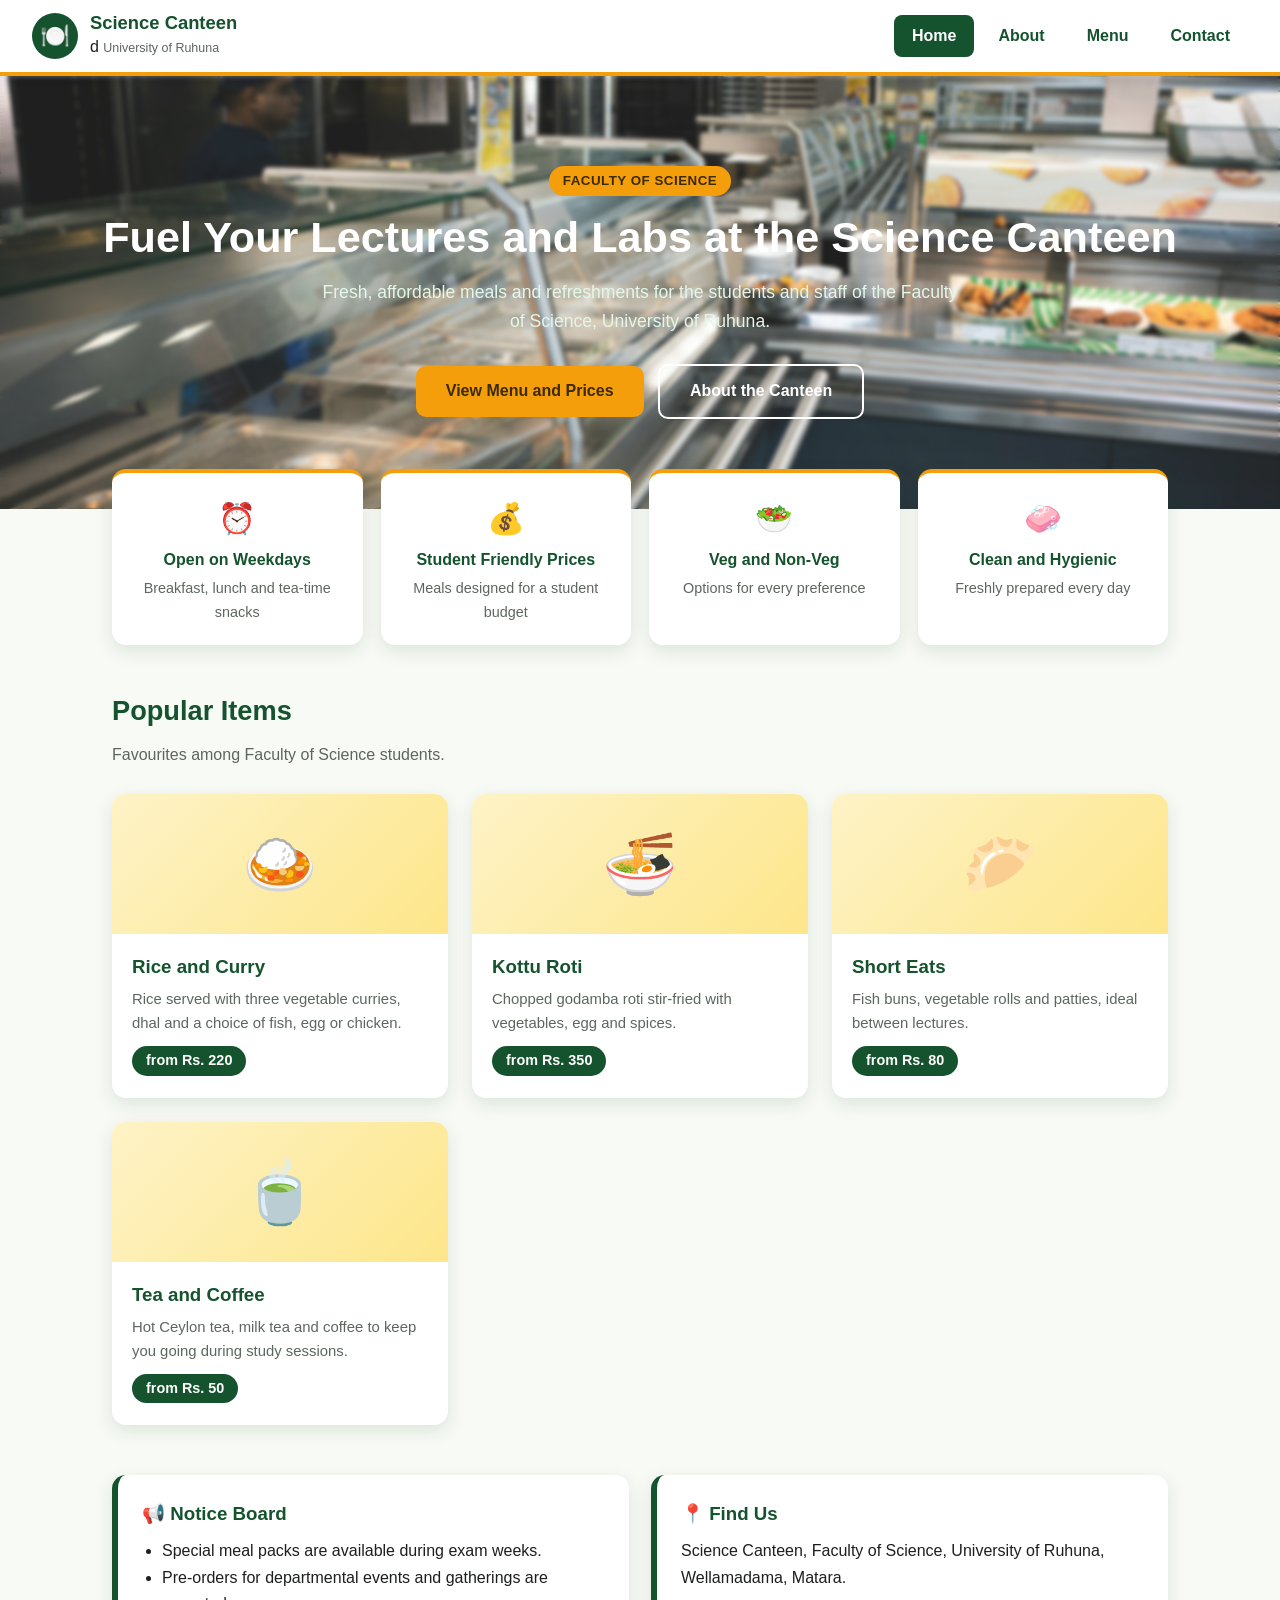
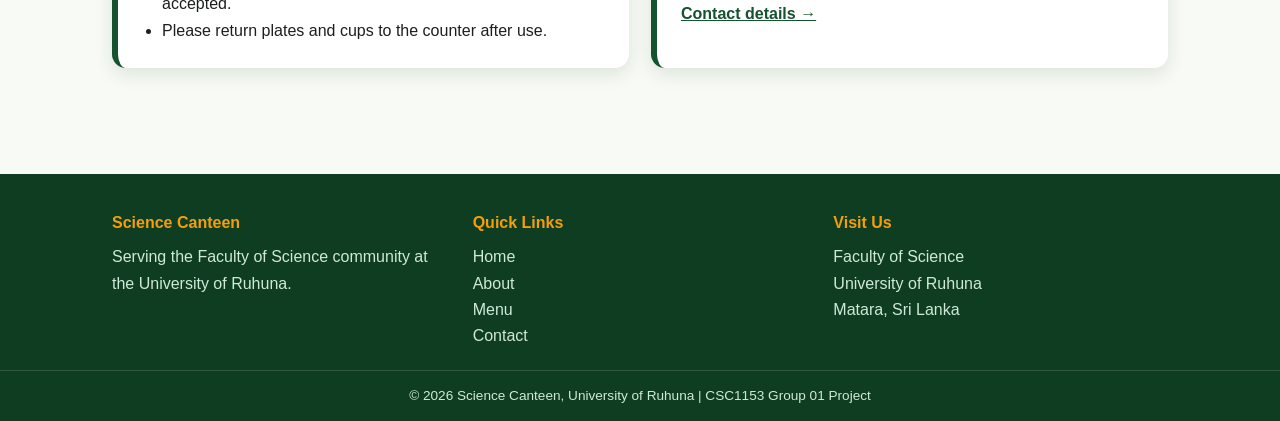
<file: index.html>
<!DOCTYPE html>
<html lang="en">
<head>
    <meta charset="UTF-8">
    <meta name="viewport"
          content="width=device-width, initial-scale=1.0">

    <title>University Canteen</title>

    <link rel="stylesheet" href="css/styles.css">
</head>
<body>
    <header>
    <a href="index.html" class="brand">
      <div class="brand-icon">🍽️</div>
      <div class="brand-text">
        <strong>Science Canteen</strong> d
        <span>University of Ruhuna</span>
      </div>
    </a>
    <nav>
      <ul>
        <li><a href="index.html" class="active">Home</a></li>
        <li><a href="about.html">About</a></li>
        <li><a href="menu.html">Menu</a></li>
        <li><a href="contact.html">Contact</a></li>
      </ul>
    </nav>
  </header>
  <section class="hero" img src="images/canteen.jpg" alt="Canteen Image" class="hero-image"> 
    <small>FACULTY OF SCIENCE</small>
    <h1>Fuel Your Lectures and Labs at the Science Canteen</h1>
    <p>Fresh, affordable meals and refreshments for the students and staff of the Faculty of Science, University of Ruhuna.</p>
    <a href="menu.html" class="btn">View Menu and Prices</a>
    <a href="about.html" class="btn btn-outline">About the Canteen</a>
  </section>

  <section class="facts">
    <div class="fact">
      <div class="icon">⏰</div>
      <h3>Open on Weekdays</h3>
      <p>Breakfast, lunch and tea-time snacks</p>
    </div>
    <div class="fact">
      <div class="icon">💰</div>
      <h3>Student Friendly Prices</h3>
      <p>Meals designed for a student budget</p>
    </div>
    <div class="fact">
      <div class="icon">🥗</div>
      <h3>Veg and Non-Veg</h3>
      <p>Options for every preference</p>
    </div>
    <div class="fact">
      <div class="icon">🧼</div>
      <h3>Clean and Hygienic</h3>
      <p>Freshly prepared every day</p>
    </div>
  </section>


    <main class="container">
    <h2 class="section-title">Popular Items</h2>
    <p class="section-sub">Favourites among Faculty of Science students.</p>

    <div class="grid">
      <div class="card">
        <div class="card-img">🍛</div>
        <div class="card-body">
          <h3>Rice and Curry</h3>
          <p>Rice served with three vegetable curries, dhal and a choice of fish, egg or chicken.</p>
          <span class="price">from Rs. 220</span>
        </div>
      </div>
      <div class="card">
        <div class="card-img">🍜</div>
        <div class="card-body">
          <h3>Kottu Roti</h3>
          <p>Chopped godamba roti stir-fried with vegetables, egg and spices.</p>
          <span class="price">from Rs. 350</span>
        </div>
      </div>
      <div class="card">
        <div class="card-img">🥟</div>
        <div class="card-body">
          <h3>Short Eats</h3>
          <p>Fish buns, vegetable rolls and patties, ideal between lectures.</p>
          <span class="price">from Rs. 80</span>
        </div>
      </div>
      <div class="card">
        <div class="card-img">🍵</div>
        <div class="card-body">
          <h3>Tea and Coffee</h3>
          <p>Hot Ceylon tea, milk tea and coffee to keep you going during study sessions.</p>
          <span class="price">from Rs. 50</span>
        </div>
      </div>
    </div>

    <div class="two-col" style="margin-top: 50px;">
      <div class="info-box">
        <h3>📢 Notice Board</h3>
        <ul>
          <li>Special meal packs are available during exam weeks.</li>
          <li>Pre-orders for departmental events and gatherings are accepted.</li>
          <li>Please return plates and cups to the counter after use.</li>
        </ul>
      </div>
      <div class="info-box">
        <h3>📍 Find Us</h3>
        <p>Science Canteen, Faculty of Science, University of Ruhuna, Wellamadama, Matara.</p>
        <p style="margin-top: 10px;"><a href="contact.html" style="color: var(--green); font-weight: 600;">Contact details &rarr;</a></p>
      </div>
    </div>
  </main>

  <footer>
    <div class="footer-inner">
      <div>
        <h4>Science Canteen</h4>
        <p>Serving the Faculty of Science community at the University of Ruhuna.</p>
      </div>
      <div>
        <h4>Quick Links</h4>
        <ul>
          <li><a href="index.html">Home</a></li>
          <li><a href="about.html">About</a></li>
          <li><a href="menu.html">Menu</a></li>
          <li><a href="contact.html">Contact</a></li>
        </ul>
      </div>
      <div>
        <h4>Visit Us</h4>
        <p>Faculty of Science<br>University of Ruhuna<br>Matara, Sri Lanka</p>
      </div>
    </div>
    <div class="copyright">&copy; 2026 Science Canteen, University of Ruhuna | CSC1153 Group 01 Project</div>
  </footer>

</body>
</html>
</file>
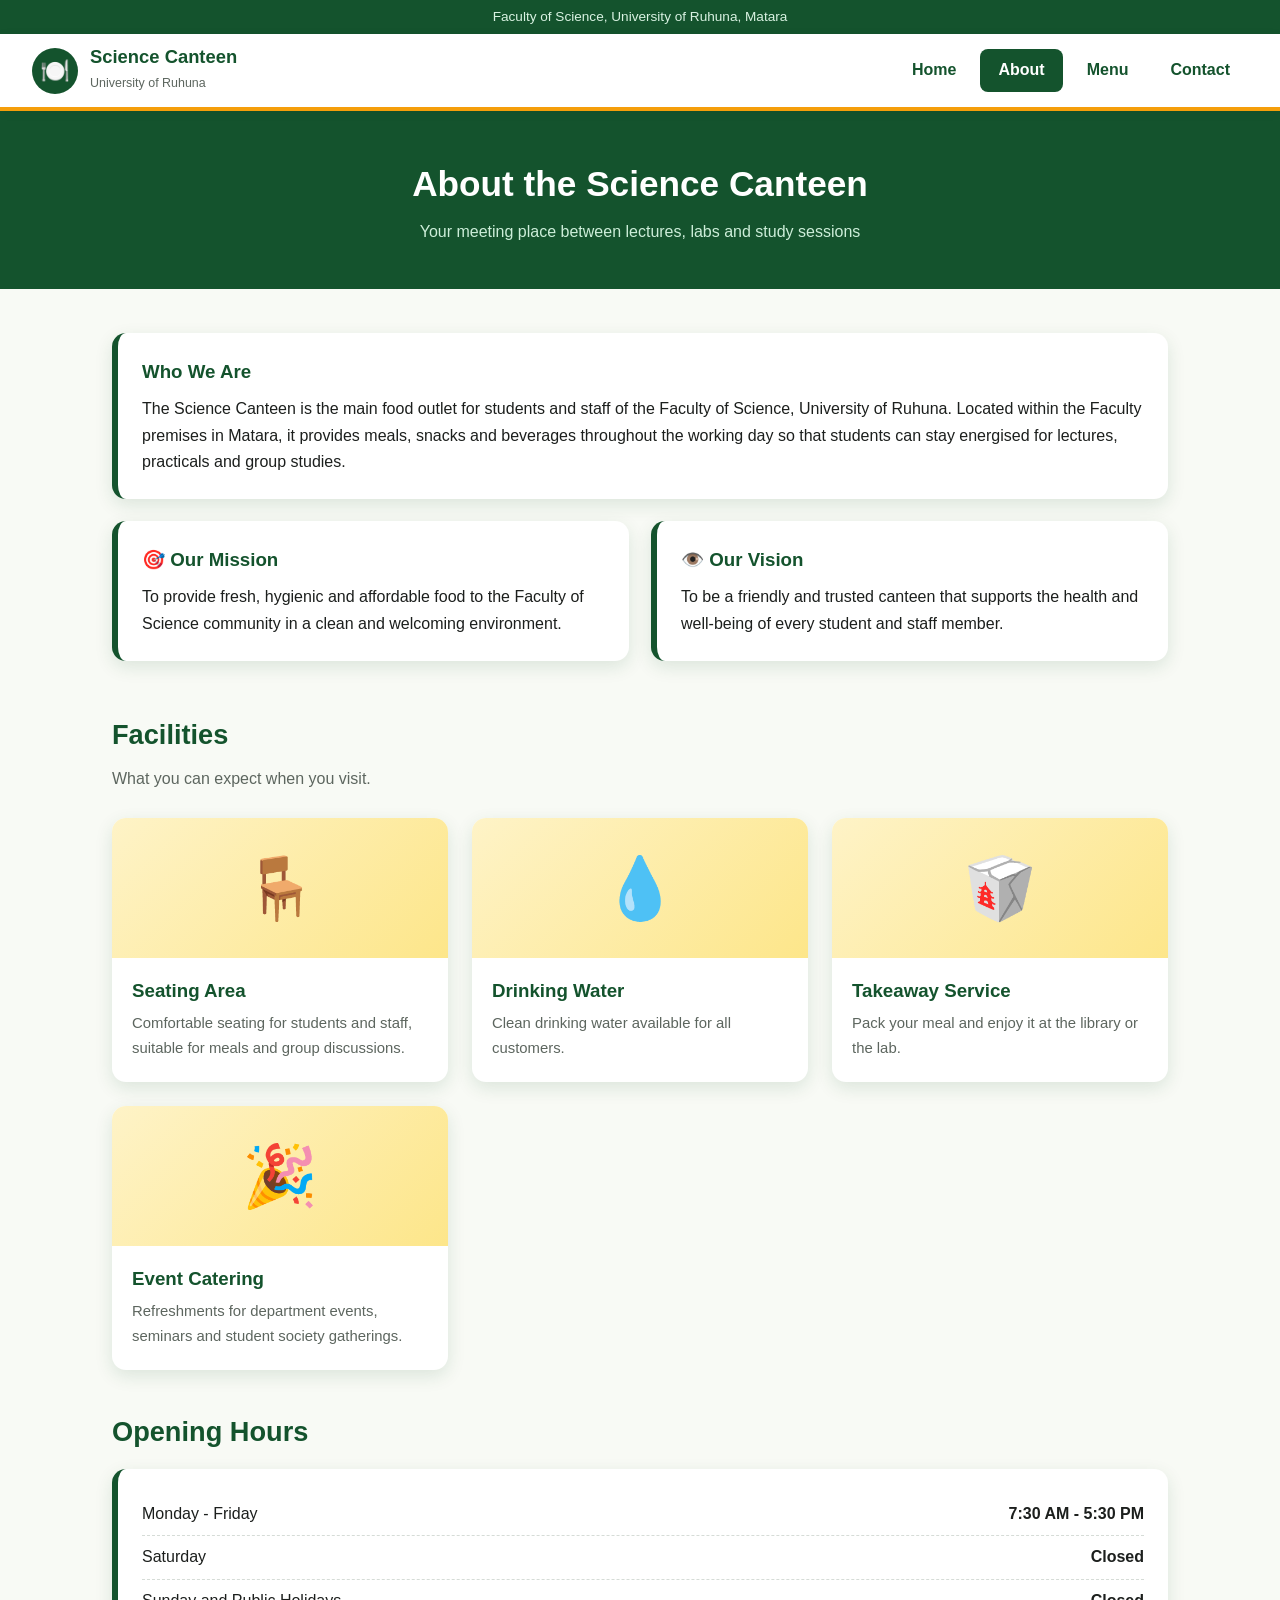
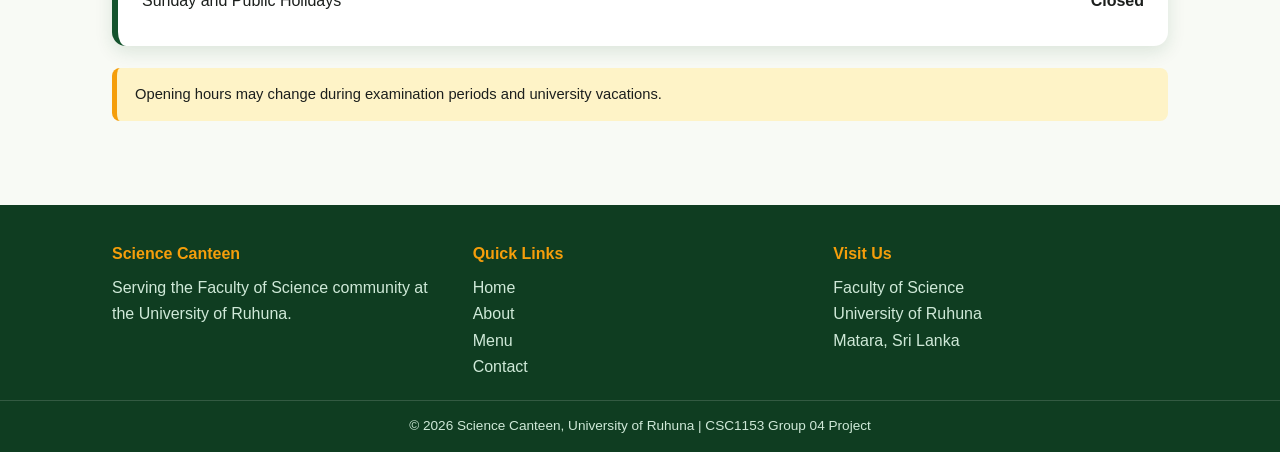
<file: about.html>
<!DOCTYPE html>
<html lang="en">
<head>
  <meta charset="UTF-8">
  <meta name="viewport" content="width=device-width, initial-scale=1.0">
  <title>About | Science Canteen - University of Ruhuna</title>
  <link rel="stylesheet" href="css/styles.css">
</head>
<body>

  <div class="top-strip">Faculty of Science, University of Ruhuna, Matara</div>

  <header>
    <a href="index.html" class="brand">
      <div class="brand-icon">🍽️</div>
      <div class="brand-text">
        <strong>Science Canteen</strong>
        <span>University of Ruhuna</span>
      </div>
    </a>
    <nav>
      <ul>
        <li><a href="index.html">Home</a></li>
        <li><a href="about.html" class="active">About</a></li>
        <li><a href="menu.html">Menu</a></li>
        <li><a href="contact.html">Contact</a></li>
      </ul>
    </nav>
  </header>

  <section class="page-banner page-banner-about">
    <h1>About the Science Canteen</h1>
    <p>Your meeting place between lectures, labs and study sessions</p>
  </section>

  <main class="container">

    <div class="info-box">
      <h3>Who We Are</h3>
      <p>The Science Canteen is the main food outlet for students and staff of the Faculty of Science, University of Ruhuna. Located within the Faculty premises in Matara, it provides meals, snacks and beverages throughout the working day so that students can stay energised for lectures, practicals and group studies.</p>
    </div>

    <div class="two-col">
      <div class="info-box">
        <h3>🎯 Our Mission</h3>
        <p>To provide fresh, hygienic and affordable food to the Faculty of Science community in a clean and welcoming environment.</p>
      </div>
      <div class="info-box">
        <h3>👁️ Our Vision</h3>
        <p>To be a friendly and trusted canteen that supports the health and well-being of every student and staff member.</p>
      </div>
    </div>

    <h2 class="section-title" style="margin-top: 30px;">Facilities</h2>
    <p class="section-sub">What you can expect when you visit.</p>

    <div class="grid">
      <div class="card">
        <div class="card-img">🪑</div>
        <div class="card-body">
          <h3>Seating Area</h3>
          <p>Comfortable seating for students and staff, suitable for meals and group discussions.</p>
        </div>
      </div>
      <div class="card">
        <div class="card-img">💧</div>
        <div class="card-body">
          <h3>Drinking Water</h3>
          <p>Clean drinking water available for all customers.</p>
        </div>
      </div>
      <div class="card">
        <div class="card-img">🥡</div>
        <div class="card-body">
          <h3>Takeaway Service</h3>
          <p>Pack your meal and enjoy it at the library or the lab.</p>
        </div>
      </div>
      <div class="card">
        <div class="card-img">🎉</div>
        <div class="card-body">
          <h3>Event Catering</h3>
          <p>Refreshments for department events, seminars and student society gatherings.</p>
        </div>
      </div>
    </div>

    <h2 class="section-title" style="margin-top: 40px;">Opening Hours</h2>
    <div class="info-box" style="margin-top: 14px;">
      <div class="hours-row"><span>Monday - Friday</span><strong>7:30 AM - 5:30 PM</strong></div>
      <div class="hours-row"><span>Saturday</span><strong>Closed</strong></div>
      <div class="hours-row"><span>Sunday and Public Holidays</span><strong>Closed</strong></div>
    </div>
    <p class="note">Opening hours may change during examination periods and university vacations.</p>

  </main>

  <footer>
    <div class="footer-inner">
      <div>
        <h4>Science Canteen</h4>
        <p>Serving the Faculty of Science community at the University of Ruhuna.</p>
      </div>
      <div>
        <h4>Quick Links</h4>
        <ul>
          <li><a href="index.html">Home</a></li>
          <li><a href="about.html">About</a></li>
          <li><a href="menu/menu.html">Menu</a></li>
          <li><a href="contact.html">Contact</a></li>
        </ul>
      </div>
      <div>
        <h4>Visit Us</h4>
        <p>Faculty of Science<br>University of Ruhuna<br>Matara, Sri Lanka</p>
      </div>
    </div>
    <div class="copyright">&copy; 2026 Science Canteen, University of Ruhuna | CSC1153 Group 04 Project</div>
  </footer>

</body>
</html>
</file>
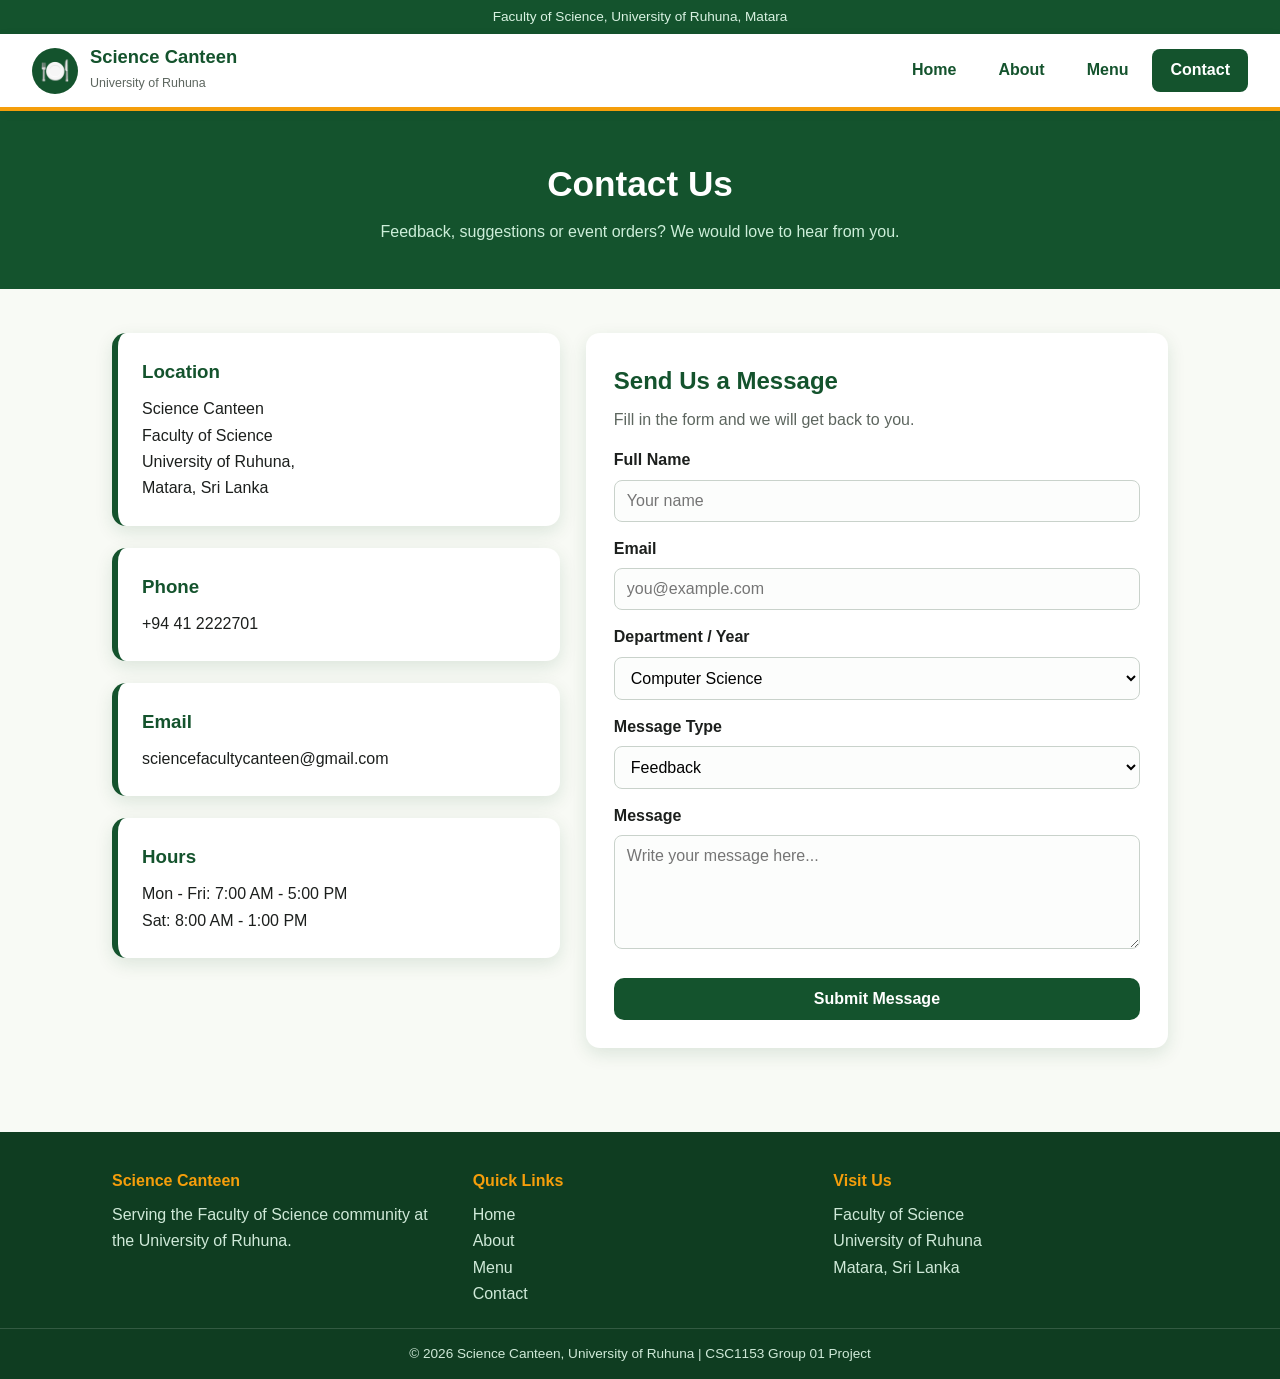
<file: contact.html>
<!DOCTYPE html>
<html lang="en">
<head>
  <meta charset="UTF-8">
  <meta name="viewport" content="width=device-width, initial-scale=1.0">
  <title>Contact | Science Canteen - University of Ruhuna</title>
  <link rel="stylesheet" href="css/styles.css">
</head>
<body>

  <div class="top-strip">Faculty of Science, University of Ruhuna, Matara</div>

  <header>
    <a href="index.html" class="brand">
      <div class="brand-icon">🍽️</div>
      <div class="brand-text">
        <strong>Science Canteen</strong>
        <span>University of Ruhuna</span>
      </div>
    </a>
    <nav>
      <ul>
        <li><a href="index.html">Home</a></li>
        <li><a href="about.html">About</a></li>
        <li><a href="menu.html">Menu</a></li>
        <li><a href="contact.html" class="active">Contact</a></li>
      </ul>
    </nav>
  </header>

  <section class="page-banner page-banner-contact">
    <h1>Contact Us</h1>
    <p>Feedback, suggestions or event orders? We would love to hear from you.</p>
  </section>

  <main class="container">
    <div class="contact-grid">

      <div>
        <div class="info-box">
          <h3>Location</h3>
          <p>Science Canteen<br>Faculty of Science<br>University of Ruhuna,<br>Matara, Sri Lanka</p>
        </div>
        <div class="info-box">
          <h3> Phone</h3>
          <p>+94 41 2222701</p>
        </div>
        <div class="info-box">
          <h3> Email</h3>
          <p>sciencefacultycanteen@gmail.com</p>
        </div>
        <div class="info-box">
          <h3>Hours</h3>
          <p>Mon - Fri: 7:00 AM - 5:00 PM<br>Sat: 8:00 AM - 1:00 PM</p>
        </div>
      </div>

      <form action="#" method="post">
        <h2>Send Us a Message</h2>
        <p style="color: var(--muted);">Fill in the form and we will get back to you.</p>

        <label for="name">Full Name</label>
        <input type="text" id="name" name="name" placeholder="Your name" required>

        <label for="email">Email</label>
        <input type="email" id="email" name="email" placeholder="you@example.com" required>

        <label for="dept">Department / Year</label>
        <select id="dept" name="dept">
          <option>Computer Science</option>
          <option>Physics</option>
          <option>Chemistry</option>
          <option>Mathematics</option>
          <option>Botany</option>
          <option>Zoology</option>
          <option>Staff</option>
          <option>Other</option>
        </select>

        <label for="type">Message Type</label>
        <select id="type" name="type">
          <option>Feedback</option>
          <option>Suggestion</option>
          <option>Complaint</option>
          <option>Event Catering Request</option>
        </select>

        <label for="message">Message</label>
        <textarea id="message" name="message" rows="5" placeholder="Write your message here..." required></textarea>

        <button type="submit" class="btn btn-green">Submit Message</button>
      </form>

    </div>
  </main>

  <footer>
    <div class="footer-inner">
      <div>
        <h4>Science Canteen</h4>
        <p>Serving the Faculty of Science community at the University of Ruhuna.</p>
      </div>
      <div>
        <h4>Quick Links</h4>
        <ul>
          <li><a href="index.html">Home</a></li>
          <li><a href="about.html">About</a></li>
          <li><a href="menu.html">Menu</a></li>
          <li><a href="contact.html">Contact</a></li>
        </ul>
      </div>
      <div>
        <h4>Visit Us</h4>
        <p>Faculty of Science<br>University of Ruhuna<br>Matara, Sri Lanka</p>
      </div>
    </div>
    <div class="copyright">&copy; 2026 Science Canteen, University of Ruhuna | CSC1153 Group 01 Project</div>
  </footer>

</body>
</html>
</file>
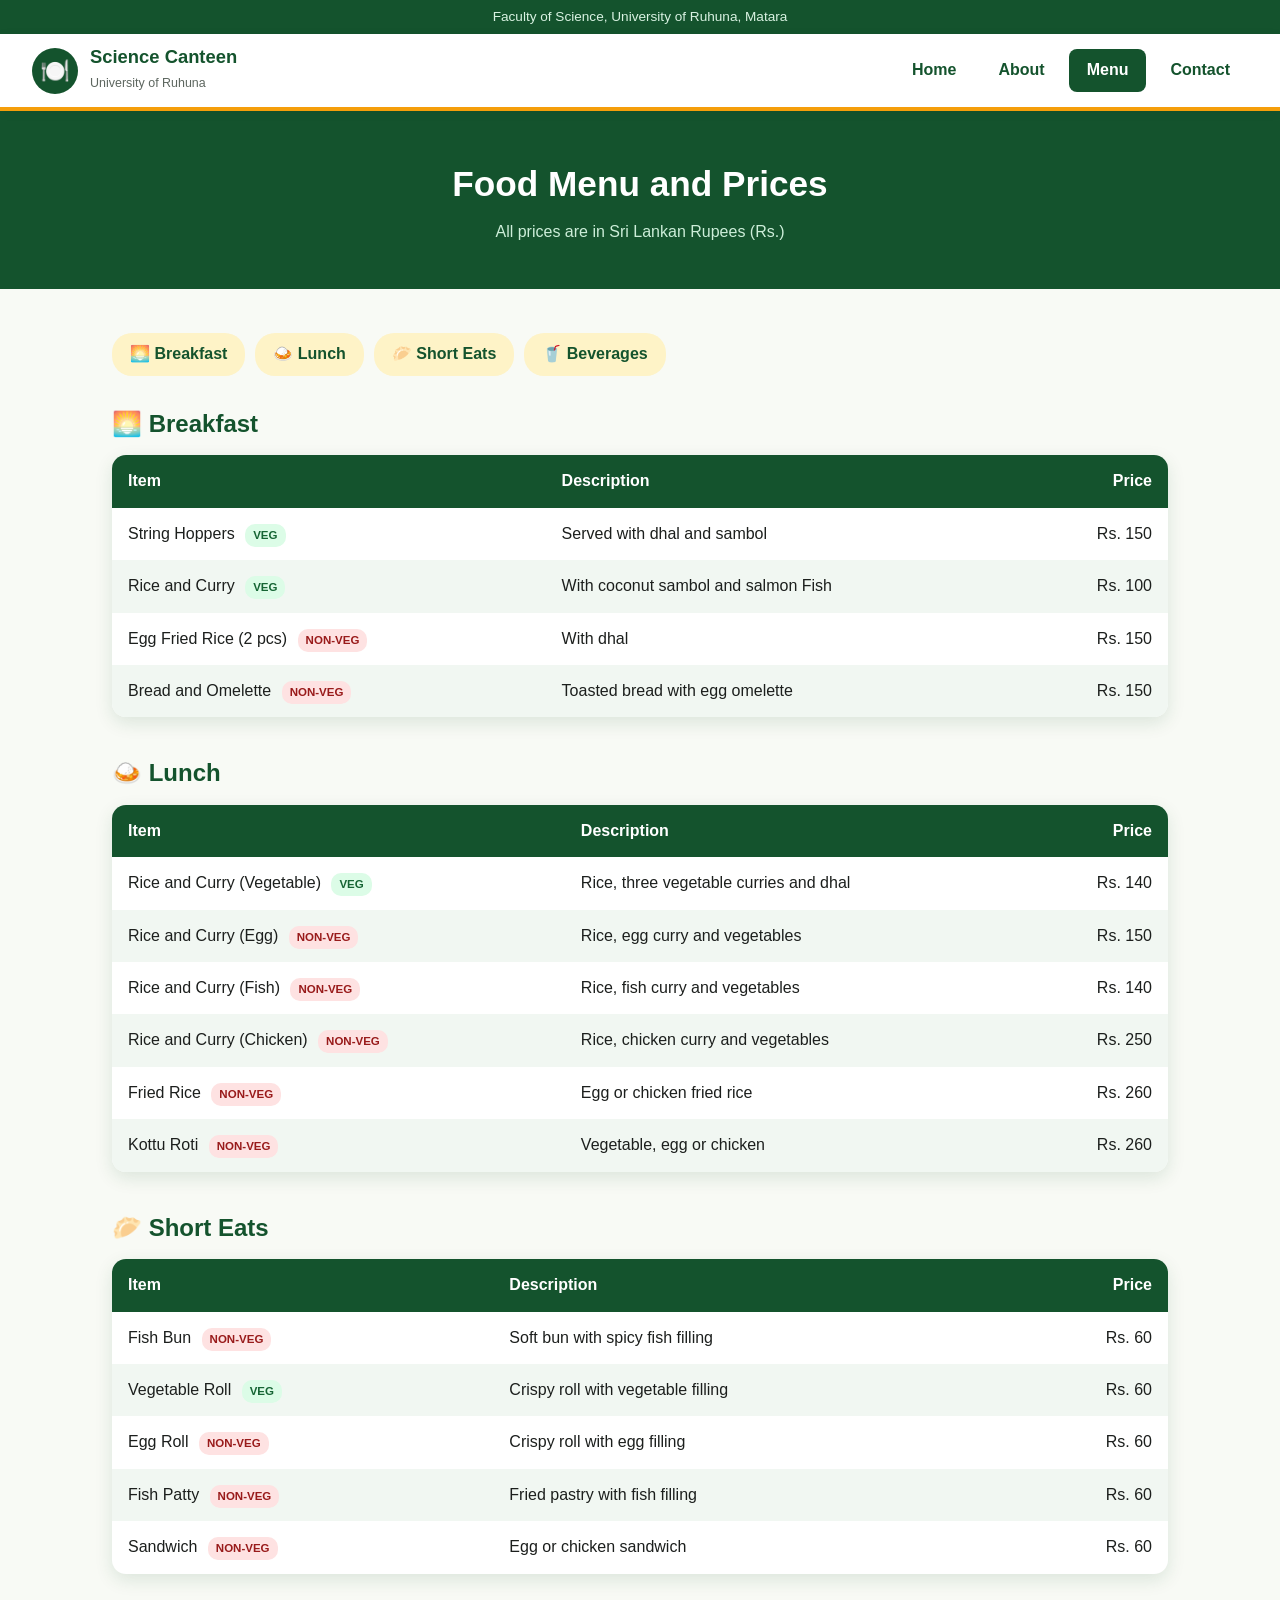
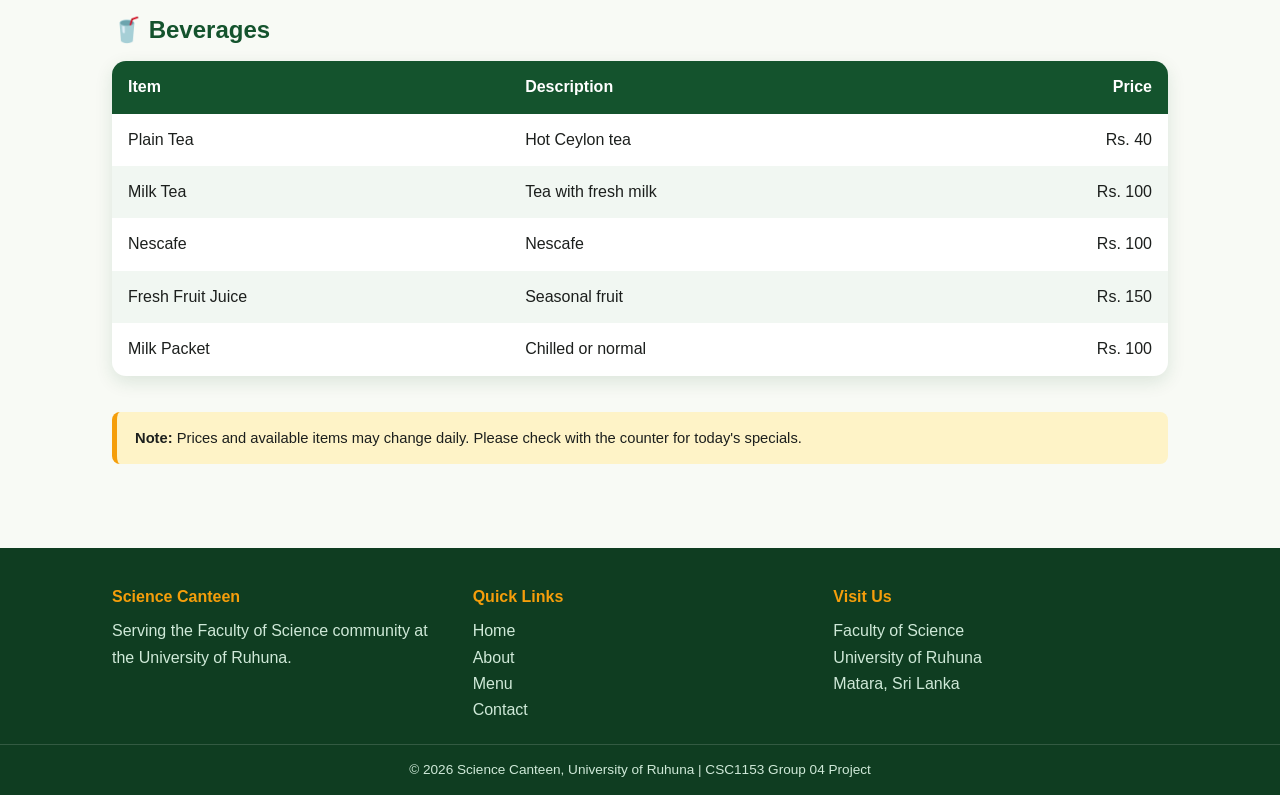
<file: menu.html>
<!DOCTYPE html>
<html lang="en">
<head>
  <meta charset="UTF-8">
  <meta name="viewport" content="width=device-width, initial-scale=1.0">
  <title>Menu | Science Canteen - University of Ruhuna</title>
  <link rel="stylesheet" href="css/styles.css">
</head>
<body>

  <div class="top-strip">Faculty of Science, University of Ruhuna, Matara</div>

  <header>
    <a href="index.html" class="brand">
      <div class="brand-icon">🍽️</div>
      <div class="brand-text">
        <strong>Science Canteen</strong>
        <span>University of Ruhuna</span>
      </div>
    </a>
    <nav>
      <ul>
        <li><a href="index.html">Home</a></li>
        <li><a href="about.html">About</a></li>
        <li><a href="menu.html" class="active">Menu</a></li>
        <li><a href="contact.html">Contact</a></li>
      </ul>
    </nav>
  </header>

  <section class="page-banner page-banner-menu">
    <h1>Food Menu and Prices</h1>
    <p>All prices are in Sri Lankan Rupees (Rs.)</p>
  </section>

  <main class="container">

    <div class="menu-nav">
      <a href="#breakfast">🌅 Breakfast</a>
      <a href="#lunch">🍛 Lunch</a>
      <a href="#snacks">🥟 Short Eats</a>
      <a href="#drinks">🥤 Beverages</a>
    </div>

    <div class="menu-group" id="breakfast">
      <h2>🌅 Breakfast</h2>
      <table>
        <thead><tr><th>Item</th><th>Description</th><th>Price</th></tr></thead>
        <tbody>
          <tr><td>String Hoppers <span class="tag tag-veg">VEG</span></td><td>Served with dhal and sambol</td><td>Rs. 150</td></tr>
          <tr><td>Rice and Curry <span class="tag tag-veg">VEG</span></td><td>With coconut sambol and salmon Fish</td><td>Rs. 100</td></tr>
          <tr><td>Egg Fried Rice (2 pcs) <span class="tag tag-non">NON-VEG</span></td><td>With dhal</td><td>Rs. 150</td></tr>
          <tr><td>Bread and Omelette <span class="tag tag-non">NON-VEG</span></td><td>Toasted bread with egg omelette</td><td>Rs. 150</td></tr>
        </tbody>
      </table>
    </div>

    <div class="menu-group" id="lunch">
      <h2>🍛 Lunch</h2>
      <table>
        <thead><tr><th>Item</th><th>Description</th><th>Price</th></tr></thead>
        <tbody>
          <tr><td>Rice and Curry (Vegetable) <span class="tag tag-veg">VEG</span></td><td>Rice, three vegetable curries and dhal</td><td>Rs. 140</td></tr>
          <tr><td>Rice and Curry (Egg) <span class="tag tag-non">NON-VEG</span></td><td>Rice, egg curry and vegetables</td><td>Rs. 150</td></tr>
          <tr><td>Rice and Curry (Fish) <span class="tag tag-non">NON-VEG</span></td><td>Rice, fish curry and vegetables</td><td>Rs. 140</td></tr>
          <tr><td>Rice and Curry (Chicken) <span class="tag tag-non">NON-VEG</span></td><td>Rice, chicken curry and vegetables</td><td>Rs. 250</td></tr>
          <tr><td>Fried Rice <span class="tag tag-non">NON-VEG</span></td><td>Egg or chicken fried rice</td><td>Rs. 260</td></tr>
          <tr><td>Kottu Roti <span class="tag tag-non">NON-VEG</span></td><td>Vegetable, egg or chicken</td><td>Rs. 260</td></tr>
        </tbody>
      </table>
    </div>

    <div class="menu-group" id="snacks">
      <h2>🥟 Short Eats</h2>
      <table>
        <thead><tr><th>Item</th><th>Description</th><th>Price</th></tr></thead>
        <tbody>
          <tr><td>Fish Bun <span class="tag tag-non">NON-VEG</span></td><td>Soft bun with spicy fish filling</td><td>Rs. 60</td></tr>
          <tr><td>Vegetable Roll <span class="tag tag-veg">VEG</span></td><td>Crispy roll with vegetable filling</td><td>Rs. 60</td></tr>
          <tr><td>Egg Roll <span class="tag tag-non">NON-VEG</span></td><td>Crispy roll with egg filling</td><td>Rs. 60</td></tr>
          <tr><td>Fish Patty <span class="tag tag-non">NON-VEG</span></td><td>Fried pastry with fish filling</td><td>Rs. 60</td></tr>
          <tr><td>Sandwich <span class="tag tag-non">NON-VEG</span></td><td>Egg or chicken sandwich</td><td>Rs. 60</td></tr>
        </tbody>
      </table>
    </div>

    <div class="menu-group" id="drinks">
      <h2>🥤 Beverages</h2>
      <table>
        <thead><tr><th>Item</th><th>Description</th><th>Price</th></tr></thead>
        <tbody>
          <tr><td>Plain Tea</td><td>Hot Ceylon tea</td><td>Rs. 40</td></tr>
          <tr><td>Milk Tea</td><td>Tea with fresh milk</td><td>Rs. 100</td></tr>
          <tr><td>Nescafe</td><td>Nescafe</td><td>Rs. 100</td></tr>
          <tr><td>Fresh Fruit Juice</td><td>Seasonal fruit</td><td>Rs. 150</td></tr>
          <tr><td>Milk Packet</td><td>Chilled or normal</td><td>Rs. 100</td></tr>
        </tbody>
      </table>
    </div>

    <p class="note"><strong>Note:</strong> Prices and available items may change daily. Please check with the counter for today's specials.</p>

  </main>

  <footer>
    <div class="footer-inner">
      <div>
        <h4>Science Canteen</h4>
        <p>Serving the Faculty of Science community at the University of Ruhuna.</p>
      </div>
      <div>
        <h4>Quick Links</h4>
        <ul>
          <li><a href="index.html">Home</a></li>
          <li><a href="about.html">About</a></li>
          <li><a href="menu.html">Menu</a></li>
          <li><a href="contact.html">Contact</a></li>
        </ul>
      </div>
      <div>
        <h4>Visit Us</h4>
        <p>Faculty of Science<br>University of Ruhuna<br>Matara, Sri Lanka</p>
      </div>
    </div>
    <div class="copyright">&copy; 2026 Science Canteen, University of Ruhuna | CSC1153 Group 04 Project</div>
  </footer>

</body>
</html>
</file>
<file: css/styles.css>
/* ===== Science Canteen - University of Ruhuna ===== */

:root {
  --green: #14532d;
  --green-light: #1f7a45;
  --amber: #f59e0b;
  --amber-light: #fef3c7;
  --cream: #f8faf5;
  --ink: #1c1f1d;
  --muted: #5d665f;
  --white: #ffffff;
  --radius: 14px;
  --shadow: 0 6px 18px rgba(20, 83, 45, 0.12);
}

* {
  margin: 0;
  padding: 0;
  box-sizing: border-box;
}

html {
  scroll-behavior: smooth;
}

body {
  font-family: "Segoe UI", Tahoma, Arial, sans-serif;
  background: var(--cream);
  color: var(--ink);
  line-height: 1.65;
}

a {
  color: inherit;
}

/* ===== Top strip ===== */
.top-strip {
  background: var(--green);
  color: #d9f2e2;
  font-size: 0.85rem;
  text-align: center;
  padding: 6px 12px;
}

/* ===== Header / Navigation ===== */
header {
  background: var(--white);
  border-bottom: 4px solid var(--amber);
  padding: 12px 32px;
  display: flex;
  align-items: center;
  justify-content: space-between;
  flex-wrap: wrap;
  gap: 10px;
  position: sticky;
  top: 0;
  z-index: 20;
  box-shadow: 0 2px 10px rgba(0, 0, 0, 0.06);
}

.brand {
  display: flex;
  align-items: center;
  gap: 12px;
  text-decoration: none;
}

.brand-icon {
  width: 46px;
  height: 46px;
  border-radius: 50%;
  background: var(--green);
  color: var(--white);
  display: grid;
  place-items: center;
  font-size: 1.5rem;
}

.brand-text strong {
  display: block;
  color: var(--green);
  font-size: 1.15rem;
  line-height: 1.2;
}

.brand-text span {
  font-size: 0.78rem;
  color: var(--muted);
}

nav ul {
  list-style: none;
  display: flex;
  gap: 6px;
  flex-wrap: wrap;
}

nav a {
  display: block;
  text-decoration: none;
  font-weight: 600;
  color: var(--green);
  padding: 8px 18px;
  border-radius: 8px;
  transition: background 0.25s, color 0.25s;
}

nav a:hover {
  background: var(--amber-light);
}

nav a.active {
  background: var(--green);
  color: var(--white);
}

/* ===== Hero ===== */
.hero {
  background: url("../images/canteen.jpg") center / cover no-repeat;
  position: relative;
  isolation: isolate;
  color: var(--white);
  padding: 90px 24px;
  text-align: center;
}

.hero::before {
  content: "";
  position: absolute;
  inset: 0;
  z-index: -1;
  background: rgba(255, 255, 255, 0.12);
  backdrop-filter: blur(2px);
}

.hero small {
  display: inline-block;
  background: var(--amber);
  color: #3b2a00;
  font-weight: 700;
  padding: 4px 14px;
  border-radius: 20px;
  margin-bottom: 16px;
  letter-spacing: 0.5px;
}

.hero h1 {
  font-size: 2.7rem;
  line-height: 1.2;
  margin-bottom: 14px;
}

.hero p {
  max-width: 640px;
  margin: 0 auto 28px;
  font-size: 1.1rem;
  color: #e3f6ea;
}

.btn {
  display: inline-block;
  background: var(--amber);
  color: #3b2a00;
  font-weight: 700;
  text-decoration: none;
  padding: 12px 30px;
  border: none;
  border-radius: 10px;
  cursor: pointer;
  font-size: 1rem;
  transition: transform 0.2s, background 0.25s;
}

.btn:hover {
  transform: translateY(-2px);
  background: #fbbf24;
}

.btn-green {
  background: var(--green);
  color: var(--white);
}

.btn-green:hover {
  background: var(--green-light);
}

.btn-outline {
  background: transparent;
  color: var(--white);
  border: 2px solid var(--white);
  margin-left: 10px;
}

.btn-outline:hover {
  background: rgba(255, 255, 255, 0.15);
}

/* ===== Layout ===== */
.page-banner {
  background: var(--green);
  color: var(--white);
  padding: 44px 24px;
  text-align: center;
}

.page-banner h1 {
  font-size: 2.2rem;
}

.page-banner p {
  color: #cdeed9;
  margin-top: 6px;
}

.container {
  max-width: 1100px;
  margin: 0 auto;
  padding: 44px 22px;
}

.section-title {
  color: var(--green);
  font-size: 1.7rem;
  margin-bottom: 8px;
}

.section-sub {
  color: var(--muted);
  margin-bottom: 26px;
}

/* ===== Quick facts strip ===== */
.facts {
  display: grid;
  grid-template-columns: repeat(auto-fit, minmax(200px, 1fr));
  gap: 18px;
  margin-top: -40px;
  position: relative;
  z-index: 2;
  max-width: 1100px;
  margin-left: auto;
  margin-right: auto;
  padding: 0 22px;
}

.fact {
  background: var(--white);
  border-radius: var(--radius);
  box-shadow: var(--shadow);
  padding: 20px;
  text-align: center;
  border-top: 4px solid var(--amber);
}

.fact .icon {
  font-size: 1.9rem;
}

.fact h3 {
  color: var(--green);
  font-size: 1rem;
  margin: 4px 0;
}

.fact p {
  font-size: 0.9rem;
  color: var(--muted);
}

/* ===== Cards ===== */
.grid {
  display: grid;
  grid-template-columns: repeat(auto-fit, minmax(250px, 1fr));
  gap: 24px;
}

.card {
  background: var(--white);
  border-radius: var(--radius);
  box-shadow: var(--shadow);
  overflow: hidden;
  transition: transform 0.25s;
}

.card:hover {
  transform: translateY(-5px);
}

.card-img {
  height: 140px;
  display: grid;
  place-items: center;
  font-size: 3.8rem;
  background: linear-gradient(135deg, var(--amber-light), #fde68a);
}

.card-body {
  padding: 18px 20px 22px;
}

.card-body h3 {
  color: var(--green);
  margin-bottom: 4px;
}

.card-body p {
  font-size: 0.93rem;
  color: var(--muted);
}

.price {
  display: inline-block;
  margin-top: 10px;
  background: var(--green);
  color: var(--white);
  font-weight: 700;
  padding: 3px 14px;
  border-radius: 20px;
  font-size: 0.9rem;
}

/* ===== Info boxes ===== */
.info-box {
  background: var(--white);
  border-radius: var(--radius);
  box-shadow: var(--shadow);
  padding: 24px;
  margin-bottom: 22px;
  border-left: 6px solid var(--green);
}

.info-box h3 {
  color: var(--green);
  margin-bottom: 8px;
}

.info-box ul {
  margin-left: 20px;
}

.two-col {
  display: grid;
  grid-template-columns: repeat(auto-fit, minmax(300px, 1fr));
  gap: 22px;
}

.hours-row {
  display: flex;
  justify-content: space-between;
  padding: 8px 0;
  border-bottom: 1px dashed #d6dcd7;
}

.hours-row:last-child {
  border-bottom: none;
}

/* ===== Menu tables ===== */
.menu-nav {
  display: flex;
  gap: 10px;
  flex-wrap: wrap;
  margin-bottom: 28px;
}

.menu-nav a {
  text-decoration: none;
  background: var(--amber-light);
  color: var(--green);
  font-weight: 600;
  padding: 8px 18px;
  border-radius: 20px;
}

.menu-nav a:hover {
  background: var(--amber);
}

.menu-group {
  margin-bottom: 36px;
}

.menu-group h2 {
  color: var(--green);
  margin-bottom: 12px;
}

table {
  width: 100%;
  border-collapse: collapse;
  background: var(--white);
  border-radius: var(--radius);
  overflow: hidden;
  box-shadow: var(--shadow);
}

th,
td {
  padding: 13px 16px;
  text-align: left;
}

th {
  background: var(--green);
  color: var(--white);
}

td:last-child,
th:last-child {
  text-align: right;
  white-space: nowrap;
}

tbody tr:nth-child(even) {
  background: #f1f7f2;
}

.tag {
  display: inline-block;
  font-size: 0.72rem;
  font-weight: 700;
  padding: 2px 8px;
  border-radius: 10px;
  margin-left: 6px;
}

.tag-veg {
  background: #dcfce7;
  color: #166534;
}

.tag-non {
  background: #fee2e2;
  color: #991b1b;
}

.note {
  background: var(--amber-light);
  border-left: 5px solid var(--amber);
  padding: 14px 18px;
  border-radius: 8px;
  font-size: 0.92rem;
}

/* ===== Contact form ===== */
.contact-grid {
  display: grid;
  grid-template-columns: 1fr 1.3fr;
  gap: 26px;
  align-items: start;
}

form {
  background: var(--white);
  border-radius: var(--radius);
  box-shadow: var(--shadow);
  padding: 28px;
}

form h2 {
  color: var(--green);
  margin-bottom: 6px;
}

label {
  display: block;
  font-weight: 600;
  margin: 14px 0 6px;
}

input,
select,
textarea {
  width: 100%;
  padding: 11px 12px;
  border: 1.5px solid #c9d2cb;
  border-radius: 8px;
  font-family: inherit;
  font-size: 1rem;
  background: #fcfdfc;
}

input:focus,
select:focus,
textarea:focus {
  outline: none;
  border-color: var(--green-light);
  box-shadow: 0 0 0 3px rgba(31, 122, 69, 0.2);
}

form .btn {
  margin-top: 20px;
  width: 100%;
}

/* ===== Footer ===== */
footer {
  background: #0f3d21;
  color: #cfe9d8;
  margin-top: 40px;
}

.footer-inner {
  max-width: 1100px;
  margin: 0 auto;
  padding: 36px 22px 20px;
  display: grid;
  grid-template-columns: repeat(auto-fit, minmax(220px, 1fr));
  gap: 26px;
}

footer h4 {
  color: var(--amber);
  margin-bottom: 8px;
}

footer ul {
  list-style: none;
}

footer a {
  text-decoration: none;
}

footer a:hover {
  color: var(--amber);
}

.copyright {
  text-align: center;
  border-top: 1px solid rgba(255, 255, 255, 0.15);
  padding: 14px;
  font-size: 0.85rem;
}

/* ===== Responsive ===== */
@media (max-width: 760px) {
  header {
    justify-content: center;
    padding: 12px;
  }

  .hero h1 {
    font-size: 2rem;
  }

  .contact-grid {
    grid-template-columns: 1fr;
  }

  .btn-outline {
    margin: 12px 0 0;
  }
}
</file>
